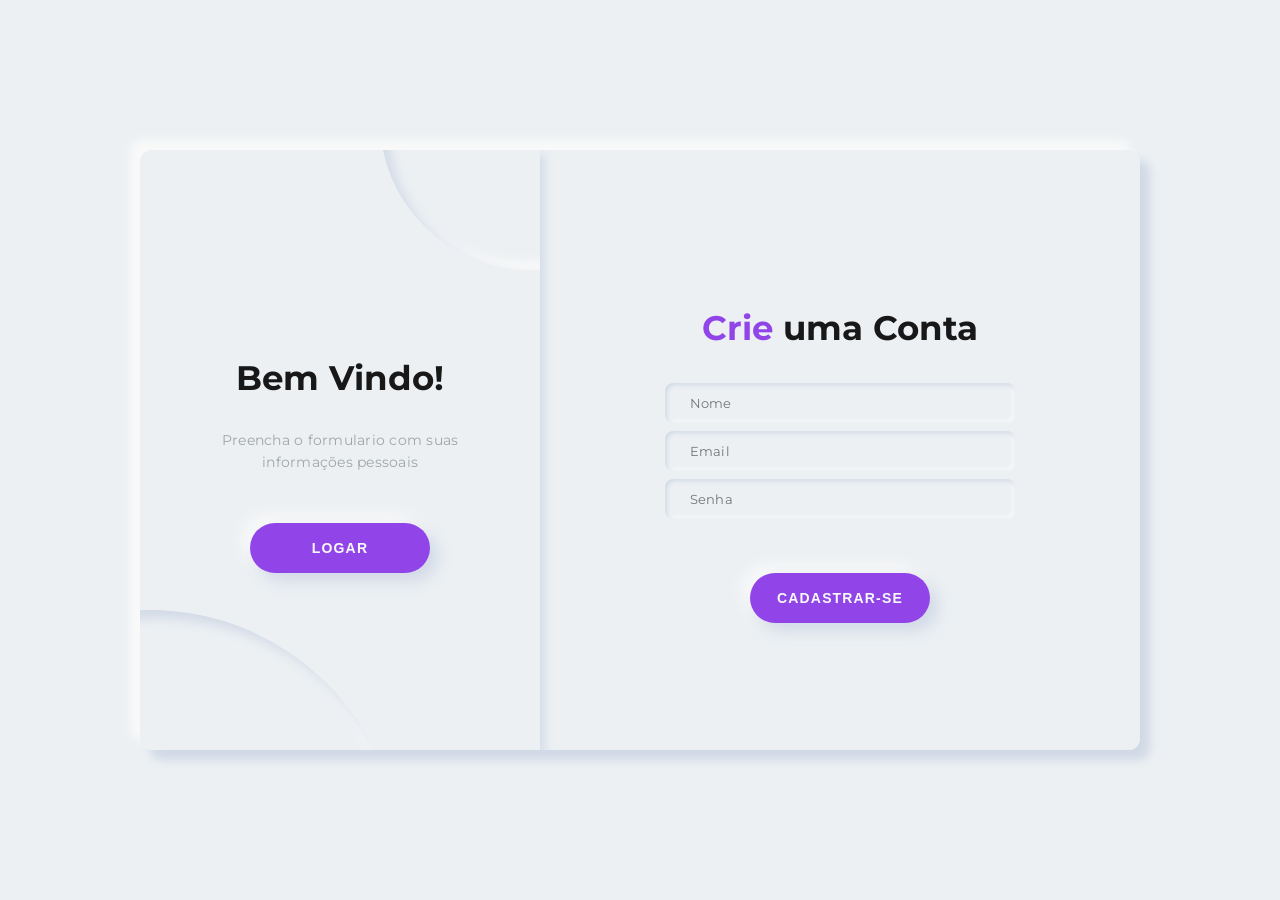
<file: index.html>
<!DOCTYPE html>
<html lang="pt-BR" class="" dir="ltr"><head>

  <meta charset="UTF-8">
  <title>Project One</title>

  <meta name="robots" content="noindex">

  <link rel="shortcut icon" type="image/x-icon" href="img/P1.png">
  <link rel="mask-icon" href="img/P1-mask.png" color="#111">


  
  

  <style id="INLINE_PEN_STYLESHEET_ID">
    *, *::after, *::before {
  margin: 0;
  padding: 0;
  box-sizing: border-box;
  user-select: none;
}

/* Generic */
body {
  width: 100%;
  height: 100vh;
  display: flex;
  justify-content: center;
  align-items: center;
  font-family: "Montserrat", sans-serif;
  font-size: 12px;
  background-color: #ecf0f3;
  color: #a0a5a8;
}

/**/
.main {
  position: relative;
  width: 1000px;
  min-width: 1000px;
  min-height: 600px;
  height: 600px;
  padding: 25px;
  background-color: #ecf0f3;
  box-shadow: 10px 10px 10px #d1d9e6, -10px -10px 10px #f9f9f9;
  border-radius: 12px;
  overflow: hidden;
}
@media (max-width: 1200px) {
  .main {
    transform: scale(0.7);
  }
}
@media (max-width: 1000px) {
  .main {
    transform: scale(0.6);
  }
}
@media (max-width: 800px) {
  .main {
    transform: scale(0.5);
  }
}
@media (max-width: 600px) {
  .main {
    transform: scale(0.4);
  }
}

.container {
  display: flex;
  justify-content: center;
  align-items: center;
  position: absolute;
  top: 0;
  width: 600px;
  height: 100%;
  padding: 25px;
  background-color: #ecf0f3;
  transition: 1.25s;
}

.form {
  display: flex;
  justify-content: center;
  align-items: center;
  flex-direction: column;
  width: 100%;
  height: 100%;
}
.form__icon {
  object-fit: contain;
  width: 30px;
  margin: 0 5px;
  opacity: 0.5;
  transition: 0.15s;
}
.form__icon:hover {
  opacity: 1;
  transition: 0.15s;
  cursor: pointer;
}
.form__input {
  width: 350px;
  height: 40px;
  margin: 4px 0;
  padding-left: 25px;
  font-size: 13px;
  letter-spacing: 0.15px;
  border: none;
  outline: none;
  font-family: "Montserrat", sans-serif;
  background-color: #ecf0f3;
  transition: 0.25s ease;
  border-radius: 8px;
  box-shadow: inset 2px 2px 4px #d1d9e6, inset -2px -2px 4px #f9f9f9;
}
.form__input:focus {
  box-shadow: inset 4px 4px 4px #d1d9e6, inset -4px -4px 4px #f9f9f9;
  
}
.form__span {
  margin-top: 30px;
  margin-bottom: 12px;
}
.form__link {
  color: #9145e9;
  font-size: 15px;
  margin-top: 25px;
  border-bottom: 1px solid #9145e970;
  line-height: 2;
}

.title {
  font-size: 34px;
  font-weight: 700;
  line-height: 3;
  color: #181818;
}

.description {
  font-size: 14px;
  letter-spacing: 0.25px;
  text-align: center;
  line-height: 1.6;
}

.button {
  width: 180px;
  height: 50px;
  border-radius: 25px;
  margin-top: 50px;
  font-weight: 700;
  font-size: 14px;
  letter-spacing: 1.15px;
  background-color: #9145e9;
  color: #f9f9f9;
  box-shadow: 8px 8px 16px #d1d9e6, -8px -8px 16px #f9f9f9;
  border: none;
  outline: none;
}

/**/
.a-container {
  z-index: 100;
  left: calc(100% - 600px );
}

.b-container {
  left: calc(100% - 600px );
  z-index: 0;
}

.switch {
  display: flex;
  justify-content: center;
  align-items: center;
  position: absolute;
  top: 0;
  left: 0;
  height: 100%;
  width: 400px;
  padding: 50px;
  z-index: 200;
  transition: 1.25s;
  background-color: #ecf0f3;
  overflow: hidden;
  box-shadow: 4px 4px 10px #d1d9e6, -4px -4px 10px #f9f9f9;
}
.switch__circle {
  position: absolute;
  width: 500px;
  height: 500px;
  border-radius: 50%;
  background-color: #ecf0f3;
  box-shadow: inset 8px 8px 12px #d1d9e6, inset -8px -8px 12px #f9f9f9;
  bottom: -60%;
  left: -60%;
  transition: 1.25s;
}
.switch__circle--t {
  top: -30%;
  left: 60%;
  width: 300px;
  height: 300px;
}
.switch__container {
  display: flex;
  justify-content: center;
  align-items: center;
  flex-direction: column;
  position: absolute;
  width: 400px;
  padding: 50px 55px;
  transition: 1.25s;
}
.switch__button {
  cursor: pointer;
}
.switch__button:hover {
  box-shadow: 6px 6px 10px #d1d9e6, -6px -6px 10px #f9f9f9;
  transform: scale(0.985);
  transition: 0.25s;
}
.switch__button:active, .switch__button:focus {
  box-shadow: 2px 2px 6px #d1d9e6, -2px -2px 6px #f9f9f9;
  transform: scale(0.97);
  transition: 0.25s;
}

.form__button:hover {
  box-shadow: 6px 6px 10px #d1d9e6, -6px -6px 10px #f9f9f9;
  transform: scale(0.985);
  transition: 0.25s;
}

.form__button:active, .form__button:focus {
  box-shadow: 2px 2px 6px #d1d9e6, -2px -2px 6px #f9f9f9;
  transform: scale(0.97);
  transition: 0.25s;
}

/**/
.is-txr {
  left: calc(100% - 400px );
  transition: 1.25s;
  transform-origin: left;
}

.is-txl {
  left: 0;
  transition: 1.25s;
  transform-origin: right;
}

.is-z200 {
  z-index: 200;
  transition: 1.25s;
}

.is-hidden {
  visibility: hidden;
  opacity: 0;
  position: absolute;
  transition: 1.25s;
}

.is-gx {
  animation: is-gx 1.25s;
}

@keyframes is-gx {
  0%, 10%, 100% {
    width: 400px;
  }
  30%, 50% {
    width: 500px;
  }
}
  </style>

  


<body>
  

  
    <meta name="viewport" content="width=device-width, user-scalable=no, initial-scale=1.0">
    <meta charset="utf-8">
    <link rel="stylesheet" type="text/css" href="style/main.css"><link href="https://fonts.googleapis.com/css2?family=Montserrat:wght@400;700;800&amp;display=swap" rel="stylesheet">
  
  
    <div class="main">
      <div class="container a-container" id="a-container">
        <form class="form" id="a-form" method="" action="">
          <h2 class="form_title title"><span class="text-destaque">Crie</span> uma Conta</h2>
          
          <input class="form__input" type="text" placeholder="Nome">
          <input class="form__input" type="text" placeholder="Email">
          <input class="form__input" type="password" placeholder="Senha">
          <button class="form__button button submit">CADASTRAR-SE</button>
        </form>
      </div>
      <div class="container b-container" id="b-container">
        <form class="form" id="b-form" method="" action="">
          <h2 class="form_title title"><span class="text-destaque">Logar</span> no Sistema</h2>
          
          <input class="form__input" type="text" placeholder="Email">
          <input class="form__input" type="password" placeholder="Senha">
          <a class="form__link text-destaque">Esqueceu sua senha?</a>
          <button class="form__button button submit">LOGAR</button>
        </form>
      </div>
      <div class="switch" id="switch-cnt">
        <div class="switch__circle"></div>
        <div class="switch__circle switch__circle--t"></div>
        <div class="switch__container" id="switch-c1">
          <h2 class="switch__title title">Bem Vindo!</h2>
          <p class="switch__description description">Preencha o formulario com suas informações pessoais</p>
          <button class="switch__button button switch-btn">LOGAR</button>
        </div>
        <div class="switch__container is-hidden" id="switch-c2">
          <h2 class="switch__title title">Olá Amigo!</h2>
          <p class="switch__description description">Entre com os detalhes pessoais e comece sua jornada conosco</p>
          <button class="switch__button button switch-btn">CADASTRAR-SE</button>
        </div>
      </div>
    </div>
    <script src="style/main.js"></script>
  

</body></html>
</file>
<file: style/main.css>
.text-destaque {
    font-family: 'Montserrat', sans-serif;
    color: #9145e9;
}


*, *::after, *::before {
	margin: 0;
	padding: 0;
	box-sizing: border-box;
    user-select: none;
}
/* Generic */
body{
    width: 100%;
    height: 100vh;
    display: flex;
    justify-content: center;
    align-items: center;
    font-family: 'Montserrat', sans-serif;
    font-size: 12px;
	background-color: #ecf0f3;
	color: #a0a5a8;
}
/**/
.main{
    position: relative;
    width: 1000px;
	min-width: 1000px;
	min-height: 600px;
    height: 600px;
    padding: 25px;
	background-color: #ecf0f3;
	box-shadow:
		10px 10px 10px #d1d9e6,
		-10px -10px 10px #f9f9f9;
	border-radius: 12px;
	overflow: hidden;
	@media(max-width: 1200px){  transform: scale(.7); }
	@media(max-width: 1000px){  transform: scale(.6); }
	@media(max-width: 800px){  transform: scale(.5); }
	@media(max-width: 600px){  transform: scale(.4); }
	

}
.container{
    display: flex;
    justify-content: center;
    align-items: center;
    position: absolute;

    top: 0;
    width: 600px;
    height: 100%;
    padding: 25px;

	background-color: #ecf0f3;
    transition: 1.25s;
}
.form{
    display: flex;
    justify-content: center;
    align-items: center;
    flex-direction: column;
    width: 100%;
    height: 100%;

    &__icon{
        object-fit: contain;
        width: 30px;
        margin: 0 5px;
        opacity: .5;
        transition: .15s;

        &:hover{
            opacity: 1;
            transition: .15s;
            cursor: pointer;

        }
    }
    &__input{
        width: 350px;
        height: 40px;
        margin: 4px 0;

        padding-left: 25px;
        font-size: 13px;
        letter-spacing: .15px;
        border: none;
        outline: none;

        font-family: 'Montserrat', sans-serif;
		background-color: #ecf0f3;
		transition: .25s ease;
		border-radius: 8px;

		box-shadow:
			inset 2px 2px 4px #d1d9e6,
			inset -2px -2px 4px #f9f9f9;

		&:focus{
			box-shadow:
				inset 4px 4px 4px #d1d9e6,
				inset -4px -4px 4px #f9f9f9;
		}
    }
    &__span{
        margin-top: 30px;
        margin-bottom: 12px;
    }
    &__link{
        color: #181818;
        font-size: 15px;
        margin-top: 25px;
        border-bottom: 1px solid #a0a5a8;
        line-height: 2;
    }
}
.title{
    font-size: 34px;
    font-weight: 700;
    line-height: 3;
    color: #181818;
}
.description{
    font-size: 14px;
    letter-spacing: .25px;
    text-align: center;
    line-height: 1.6;
}
.button{
    width: 180px;
    height: 50px;
    border-radius: 25px;
    margin-top: 50px;
    font-weight: 700;
    font-size: 14px;
    letter-spacing: 1.15px;

	background-color: #9145e9;
	color: #f9f9f9;
	box-shadow:
		8px 8px 16px #d1d9e6,
		-8px -8px 16px #f9f9f9;

	border: none;
    outline: none;
}
/**/

.a-container{
    z-index: 100;
    left: calc(100% - 600px );
}
.b-container{
    left: calc(100% - 600px );
    z-index: 0;
}

.switch{
    display: flex;
    justify-content: center;
    align-items: center;
    position: absolute;
    top: 0;
    left: 0;
    height: 100%;
    width: 400px;

    padding: 50px;
    z-index: 200;
    transition: 1.25s;

    background-color: #ecf0f3;
    overflow: hidden;


	box-shadow:
		4px 4px 10px #d1d9e6,
		-4px -4px 10px #f9f9f9;

    &__circle{
        position: absolute;
        width: 500px;
        height: 500px;
        border-radius: 50%;
		background-color: #ecf0f3;
		box-shadow:
			inset 8px 8px 12px #d1d9e6,
			inset -8px -8px 12px #f9f9f9;

        bottom: -60%;
        left: -60%;
        transition: 1.25s;

        &--t{
            top: -30%;
            left: 60%;
            width: 300px;
            height: 300px;
        }
    }

    &__container{
        display: flex;
        justify-content: center;
        align-items: center;
        flex-direction: column;
        position: absolute;
        width: 400px;
        padding: 50px 55px;

        transition: 1.25s ;

    }

    &__button{
        cursor: pointer;
		&:hover{
			box-shadow:
				6px 6px 10px #d1d9e6,
				-6px -6px 10px #f9f9f9;
			transform: scale(.985);
			transition: .25s;
		}
		&:active,
		&:focus{
			box-shadow:
				2px 2px 6px #d1d9e6,
				-2px -2px 6px #f9f9f9;
			transform: scale(.97);
			transition: .25s;
		}
    }
}
/**/
.is-txr{
    left: calc(100% - 400px );
    transition: 1.25s;
    transform-origin: left;
}
.is-txl{
    left: 0;
    transition: 1.25s;
    transform-origin: right;
}
.is-z200{
    z-index: 200;
    transition: 1.25s;
}
.is-hidden{
    visibility: hidden;
    opacity: 0;
    position: absolute;
    transition: 1.25s;
}
.is-gx{
    animation: is-gx 1.25s;
}
@keyframes is-gx {
    0%, 10%, 100%{ width: 400px; }
    30%, 50%{ width: 500px;}
}
</file>
